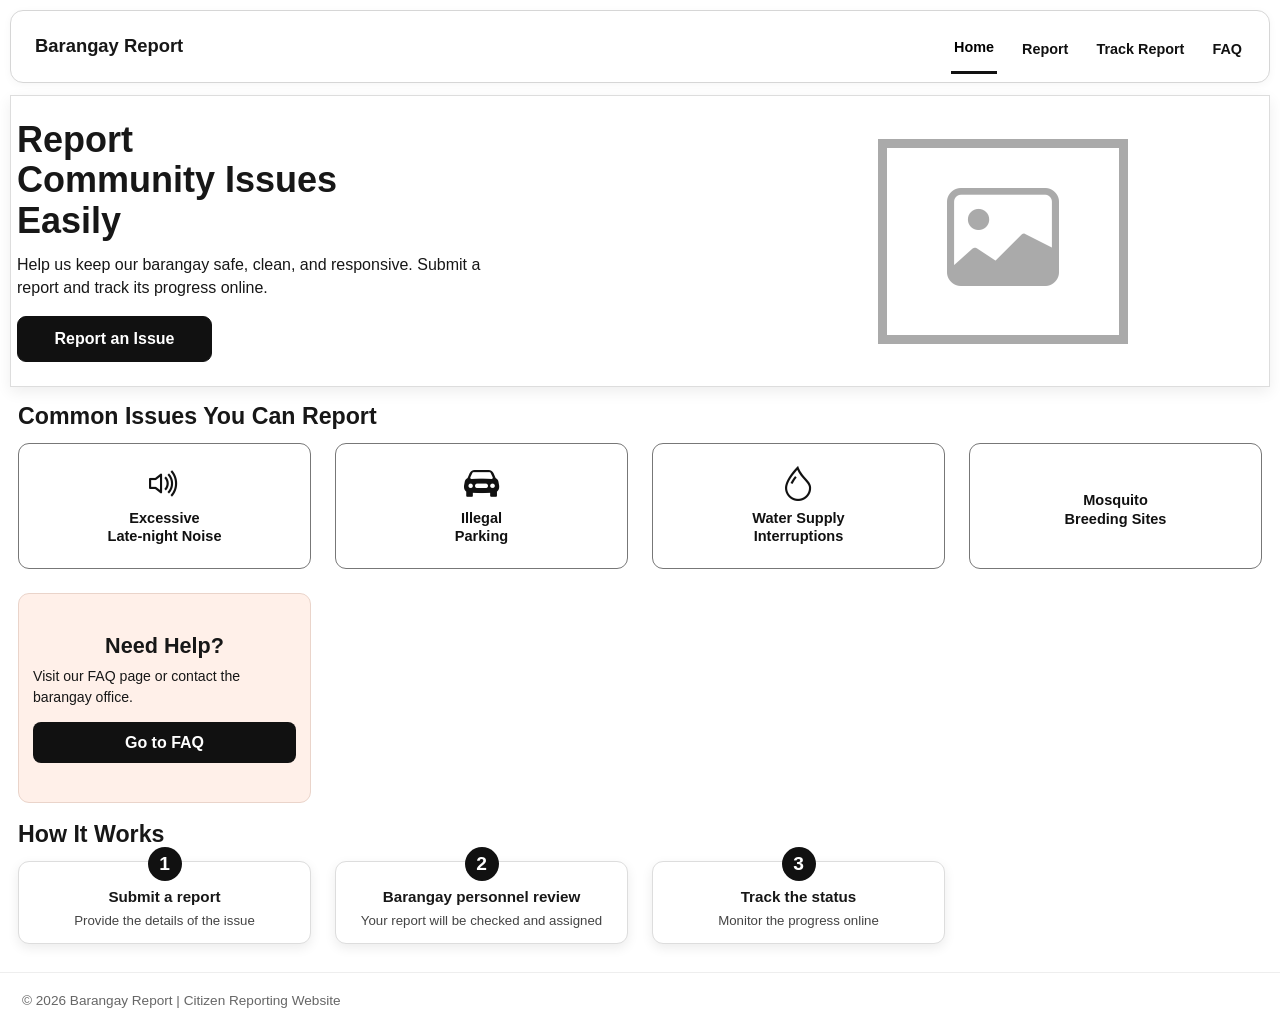
<file: Citizen Reporting Website/index.html>
<!DOCTYPE html>
<html lang="en">
<head>
    <meta charset="UTF-8">
    <meta name="viewport" content="width=device-width, initial-scale=1.0">
    <title>Barangay Report | Home</title>

    <link href="https://cdn.jsdelivr.net/npm/bootstrap@5.3.3/dist/css/bootstrap.min.css" rel="stylesheet">
    <link href="https://cdn.jsdelivr.net/npm/bootstrap-icons@1.11.3/font/bootstrap-icons.min.css" rel="stylesheet">

    <style>
        :root {
            --ink: #171717;
            --muted: #555;
            --border: #d5d5d5;
            --soft: #f7f7f7;
            --peach: #fff0e9;
        }

        * { box-sizing: border-box; }

        body {
            margin: 0;
            font-family: Arial, Helvetica, sans-serif;
            color: var(--ink);
            background: #fff;
            line-height: 1.45;
        }

        .site-header {
            background: #fff;
            border: 1px solid #d6d6d6;
            border-radius: 13px;
            margin: 10px 10px 0;
            min-height: 58px;
            box-shadow: 0 2px 8px rgba(0,0,0,.04);
        }

        .navbar-brand {
            font-weight: 700;
            font-size: 1.15rem;
            color: var(--ink);
        }

        .navbar-brand:hover { color: var(--ink); }

        .navbar-nav { gap: 22px; }

        .nav-link {
            color: #111;
            font-weight: 600;
            font-size: .9rem;
            padding: 18px 3px 13px !important;
        }

        .nav-link.active {
            border-bottom: 3px solid #111;
        }

        .home-hero {
            margin: 12px 10px 0;
            padding: 24px 10px;
            border: 1px solid #ddd;
            box-shadow: 0 5px 14px rgba(0,0,0,.07);
        }

        .hero-copy { padding: 0 0 0 0; }

        .hero-title {
            font-size: clamp(1.65rem, 3vw, 2.25rem);
            font-weight: 800;
            line-height: 1.12;
            margin: 0 0 12px;
            max-width: 520px;
        }

        .hero-description {
            max-width: 490px;
            font-size: 1rem;
            margin-bottom: 17px;
        }

        .btn-report {
            background: #111;
            color: #fff;
            border: 1px solid #111;
            border-radius: 9px;
            padding: 10px 27px;
            font-weight: 700;
            min-width: 195px;
        }

        .btn-report:hover {
            background: #333;
            color: #fff;
        }

        .hero-image {
            min-height: 205px;
            max-width: 250px;
            margin: auto;
            border: 9px solid #aaa;
            background: #fff;
            display: flex;
            align-items: center;
            justify-content: center;
            color: #aaa;
            font-size: 7rem;
        }

        .section-title {
            font-size: 1.45rem;
            font-weight: 800;
            margin: 0 0 12px;
        }

        .common-section { margin: 16px 10px 0; }

        .issue-card {
            border: 1px solid #777;
            border-radius: 11px;
            min-height: 126px;
            padding: 12px 8px;
            display: flex;
            flex-direction: column;
            align-items: center;
            justify-content: center;
            text-align: center;
            color: #111;
            text-decoration: none;
            background: #fff;
            gap: 7px;
            font-weight: 700;
            transition: transform .15s ease, box-shadow .15s ease;
        }

        .issue-card:hover {
            color: #111;
            transform: translateY(-2px);
            box-shadow: 0 4px 10px rgba(0,0,0,.1);
        }

        .issue-card i { font-size: 2.2rem; line-height: 1; }
        .issue-label { font-size: .91rem; line-height: 1.25; }

        .help-card {
            height: 100%;
            min-height: 210px;
            padding: 20px 14px;
            background: var(--peach);
            border: 1px solid #ead4ca;
            border-radius: 11px;
            display: flex;
            flex-direction: column;
            justify-content: center;
        }

        .help-card h3 {
            font-size: 1.35rem;
            font-weight: 800;
            text-align: center;
            margin-bottom: 8px;
        }

        .help-card p { font-size: .88rem; margin-bottom: 15px; }

        .btn-dark-custom {
            background: #111;
            color: #fff;
            border-radius: 8px;
            font-weight: 700;
            padding: 9px 12px;
            text-decoration: none;
            text-align: center;
            display: block;
        }

        .btn-dark-custom:hover { background: #333; color: #fff; }

        .how-section { margin: 18px 10px 28px; }

        .step-card {
            border: 1px solid #ddd;
            border-radius: 11px;
            box-shadow: 0 4px 12px rgba(0,0,0,.08);
            text-align: center;
            padding: 16px 10px 13px;
            height: 100%;
            position: relative;
            background: #fff;
        }

        .step-number {
            width: 34px;
            height: 34px;
            border-radius: 50%;
            color: #fff;
            background: #111;
            display: flex;
            align-items: center;
            justify-content: center;
            font-size: 1.2rem;
            font-weight: 800;
            margin: -31px auto 7px;
            position: relative;
        }

        .step-card h3 {
            font-size: .95rem;
            font-weight: 800;
            margin-bottom: 5px;
        }

        .step-card p { font-size: .83rem; margin: 0; color: #444; }

        footer {
            padding: 18px 10px;
            border-top: 1px solid #eee;
            color: #666;
            font-size: .85rem;
        }

        @media (max-width: 767.98px) {
            .site-header { margin: 8px 8px 0; }
            .navbar { padding: 9px 12px; }
            .navbar-brand { font-size: 1.1rem; }
            .navbar-toggler { border: 0; padding: 2px; }
            .navbar-toggler:focus { box-shadow: none; }
            .home-hero { margin: 0; padding: 18px 14px 20px; border: 0; box-shadow: none; }
            .hero-title { font-size: 1.65rem; line-height: 1.12; margin-bottom: 9px; }
            .hero-description { font-size: .9rem; line-height: 1.35; margin-bottom: 14px; }
            .btn-report { width: 100%; padding: 9px 12px; }
            .hero-image { display: none; }
            .section-title { font-size: 1.15rem; margin-bottom: 8px; }
            .common-section { margin: 8px 8px 0; }
            .issue-card {
                min-height: 37px;
                height: auto;
                border-radius: 7px;
                padding: 6px 8px;
                flex-direction: row;
                justify-content: flex-start;
                gap: 12px;
                text-align: left;
                margin-bottom: 5px;
            }
            .issue-card i { font-size: 1.35rem; width: 32px; text-align: center; }
            .issue-label { font-size: .82rem; }
            .help-card {
                min-height: 0;
                margin-top: 8px;
                padding: 10px 12px;
                flex-direction: row;
                align-items: center;
                justify-content: space-between;
                gap: 8px;
            }
            .help-card h3 { font-size: .95rem; margin: 0; text-align: left; white-space: nowrap; }
            .help-card p { font-size: .75rem; margin: 0; flex: 1; }
            .help-card .btn-dark-custom { font-size: .75rem; white-space: nowrap; padding: 7px 10px; }
            .how-section { margin: 10px 8px 18px; }
            .how-section .section-title { margin-bottom: 5px; }
            .step-card {
                border: 0;
                box-shadow: none;
                text-align: left;
                padding: 3px 0;
                display: flex;
                align-items: center;
                gap: 7px;
                height: auto;
            }
            .step-number {
                flex: 0 0 20px;
                width: 20px;
                height: 20px;
                font-size: .8rem;
                margin: 0;
            }
            .step-card h3 { font-size: .78rem; margin: 0; }
            .step-card p { display: none; }
            footer { padding: 14px 8px; }
        }
    </style>
</head>

<body>
    <!-- Navigation -->
    <nav class="navbar navbar-expand-lg site-header sticky-top">
        <div class="container-fluid px-3 px-md-4">
            <a class="navbar-brand" href="index.html">Barangay Report</a>

            <button class="navbar-toggler" type="button" data-bs-toggle="collapse"
                    data-bs-target="#navbarMenu" aria-controls="navbarMenu"
                    aria-expanded="false" aria-label="Toggle navigation">
                <i class="bi bi-list fs-2"></i>
            </button>

            <div class="collapse navbar-collapse" id="navbarMenu">
                <ul class="navbar-nav ms-auto align-items-lg-center">
                    <li class="nav-item"><a class="nav-link active" href="index.html">Home</a></li>
                    <li class="nav-item"><a class="nav-link" href="report.html">Report</a></li>
                    <li class="nav-item"><a class="nav-link" href="track.html">Track Report</a></li>
                    <li class="nav-item"><a class="nav-link" href="faq.html">FAQ</a></li>
                </ul>
            </div>
        </div>
    </nav>

    <!-- Hero -->
    <section class="home-hero">
        <div class="container-fluid px-0 px-md-2">
            <div class="row align-items-center g-4">
                <div class="col-md-7 hero-copy">
                    <h1 class="hero-title">Report<br class="d-none d-md-block">Community Issues<br class="d-none d-md-block">Easily</h1>
                    <p class="hero-description">
                        Help us keep our barangay safe, clean, and responsive.
                        Submit a report and track its progress online.
                    </p>
                    <a href="report.html" class="btn btn-report">Report an Issue</a>
                </div>
                <div class="col-md-5">
                    <div class="hero-image" role="img" aria-label="Image placeholder">
                        <i class="bi bi-image"></i>
                    </div>
                </div>
            </div>
        </div>
    </section>

    <!-- Common Issues -->
    <section class="common-section">
        <div class="container-fluid px-0 px-md-2">
            <h2 class="section-title">Common Issues You Can Report</h2>

            <div class="row g-2 g-md-4 align-items-stretch">
                <div class="col-12 col-md-3">
                    <a class="issue-card" href="report.html">
                        <i class="bi bi-volume-up"></i>
                        <span class="issue-label">Excessive<br class="d-none d-md-block"> Late-night Noise</span>
                    </a>
                </div>
                <div class="col-12 col-md-3">
                    <a class="issue-card" href="report.html">
                        <i class="bi bi-car-front-fill"></i>
                        <span class="issue-label">Illegal<br class="d-none d-md-block"> Parking</span>
                    </a>
                </div>
                <div class="col-12 col-md-3">
                    <a class="issue-card" href="report.html">
                        <i class="bi bi-droplet"></i>
                        <span class="issue-label">Water Supply<br class="d-none d-md-block"> Interruptions</span>
                    </a>
                </div>
                <div class="col-12 col-md-3">
                    <a class="issue-card" href="report.html">
                        <i class="bi bi-mosquito"></i>
                        <span class="issue-label">Mosquito<br class="d-none d-md-block"> Breeding Sites</span>
                    </a>
                </div>

                <div class="col-12 col-md-3">
                    <aside class="help-card">
                        <h3>Need Help?</h3>
                        <p>Visit our FAQ page or contact the barangay office.</p>
                        <a href="faq.html" class="btn-dark-custom">Go to FAQ</a>
                    </aside>
                </div>
            </div>
        </div>
    </section>

    <!-- How it Works -->
    <section class="how-section">
        <div class="container-fluid px-0 px-md-2">
            <h2 class="section-title">How It Works</h2>
            <div class="row g-3 g-md-4">
                <div class="col-12 col-md-3">
                    <div class="step-card">
                        <span class="step-number">1</span>
                        <div>
                            <h3>Submit a report</h3>
                            <p>Provide the details of the issue</p>
                        </div>
                    </div>
                </div>
                <div class="col-12 col-md-3">
                    <div class="step-card">
                        <span class="step-number">2</span>
                        <div>
                            <h3>Barangay personnel review</h3>
                            <p>Your report will be checked and assigned</p>
                        </div>
                    </div>
                </div>
                <div class="col-12 col-md-3">
                    <div class="step-card">
                        <span class="step-number">3</span>
                        <div>
                            <h3>Track the status</h3>
                            <p>Monitor the progress online</p>
                        </div>
                    </div>
                </div>
            </div>
        </div>
    </section>

    <footer>
        <div class="container-fluid">
            <p class="mb-0">© 2026 Barangay Report | Citizen Reporting Website</p>
        </div>
    </footer>

    <script src="https://cdn.jsdelivr.net/npm/bootstrap@5.3.3/dist/js/bootstrap.bundle.min.js"></script>
</body>
</html>
</file>
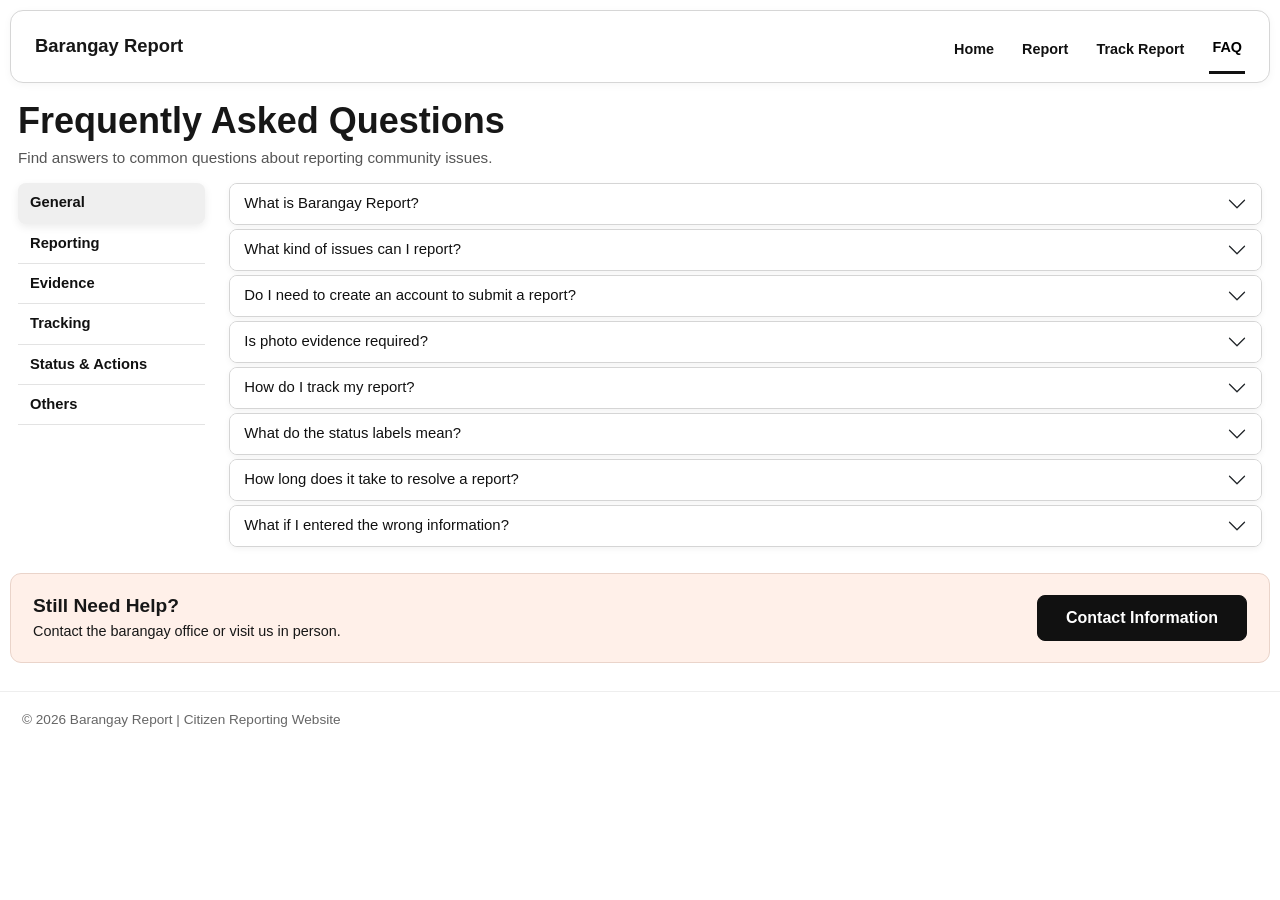
<file: faq.html>
<!DOCTYPE html>
<html lang="en">
<head>
    <meta charset="UTF-8">
    <meta name="viewport" content="width=device-width, initial-scale=1.0">
    <title>Barangay Report | FAQ</title>

    <link href="https://cdn.jsdelivr.net/npm/bootstrap@5.3.3/dist/css/bootstrap.min.css" rel="stylesheet">
    <link href="https://cdn.jsdelivr.net/npm/bootstrap-icons@1.11.3/font/bootstrap-icons.min.css" rel="stylesheet">

    <style>
        :root {
            --ink: #171717;
            --muted: #555;
            --border: #d5d5d5;
            --soft: #f7f7f7;
            --peach: #fff0e9;
        }

        * { box-sizing: border-box; }

        body {
            margin: 0;
            font-family: Arial, Helvetica, sans-serif;
            color: var(--ink);
            background: #fff;
            line-height: 1.45;
        }

        /* Navigation (same as home page) */
        .site-header {
            background: #fff;
            border: 1px solid #d6d6d6;
            border-radius: 13px;
            margin: 10px 10px 0;
            min-height: 58px;
            box-shadow: 0 2px 8px rgba(0,0,0,.04);
        }
        .navbar-brand { font-weight: 700; font-size: 1.15rem; color: var(--ink); }
        .navbar-brand:hover { color: var(--ink); }
        .navbar-nav { gap: 22px; }
        .nav-link {
            color: #111;
            font-weight: 600;
            font-size: .9rem;
            padding: 18px 3px 13px !important;
        }
        .nav-link.active { border-bottom: 3px solid #111; }

        /* Heading */
        .page-heading { margin: 18px 10px 0; }
        .page-title { font-size: clamp(1.65rem, 3vw, 2.25rem); font-weight: 800; line-height: 1.12; margin: 0 0 6px; }
        .page-subtitle { font-size: .95rem; margin: 0 0 14px; color: var(--muted); }

        .faq-wrap { margin: 0 10px 18px; }

        /* Category list */
        .category-list {
            list-style: none;
            margin: 0;
            padding: 0;
        }
        .category-btn {
            display: block;
            width: 100%;
            text-align: left;
            background: transparent;
            border: 0;
            border-bottom: 1px solid #e3e3e3;
            border-radius: 8px 8px 0 0;
            padding: 9px 12px;
            font-weight: 700;
            font-size: .92rem;
            color: #111;
        }
        .category-btn:hover { background: var(--soft); }
        .category-btn.active {
            background: #efefef;
            border-bottom-color: transparent;
            border-radius: 8px;
            box-shadow: 0 3px 8px rgba(0,0,0,.08);
        }
        .category-btn:focus-visible { outline: 2px solid #111; outline-offset: 2px; }

        /* Accordion */
        .faq-accordion .accordion-item {
            border: 1px solid var(--border);
            border-radius: 8px;
            margin-bottom: 4px;
            overflow: hidden;
            box-shadow: 0 2px 6px rgba(0,0,0,.05);
        }
        .faq-accordion .accordion-button {
            font-size: .93rem;
            font-weight: 400;
            color: #111;
            background: #fff;
            padding: 10px 14px;
            box-shadow: none;
        }
        .faq-accordion .accordion-button:not(.collapsed) {
            background: var(--soft);
            font-weight: 700;
            color: #111;
        }
        .faq-accordion .accordion-button:focus {
            box-shadow: 0 0 0 .2rem rgba(17,17,17,.12);
            border-color: #111;
        }
        .faq-accordion .accordion-body { font-size: .9rem; color: #333; }
        .faq-accordion .accordion-body p:last-child { margin-bottom: 0; }

        .no-results { font-size: .9rem; color: var(--muted); }

        /* Help card */
        .help-card {
            margin: 22px 10px 28px;
            padding: 20px 22px;
            background: var(--peach);
            border: 1px solid #ead4ca;
            border-radius: 11px;
            display: flex;
            align-items: center;
            justify-content: space-between;
            gap: 14px;
        }
        .help-card h2 { font-size: 1.2rem; font-weight: 800; margin: 0 0 4px; }
        .help-card p { font-size: .9rem; margin: 0; }

        .btn-dark-custom {
            background: #111;
            color: #fff;
            border: 1px solid #111;
            border-radius: 8px;
            font-weight: 700;
            padding: 10px 28px;
            white-space: nowrap;
        }
        .btn-dark-custom:hover, .btn-dark-custom:focus { background: #333; color: #fff; }

        .modal-content { border-radius: 13px; border: 1px solid #ddd; }
        .modal-title { font-weight: 800; font-size: 1.25rem; }
        .contact-list { list-style: none; padding: 0; margin: 0; }
        .contact-list li { display: flex; gap: 12px; margin-bottom: 12px; font-size: .92rem; }
        .contact-list i { font-size: 1.2rem; }

        footer {
            padding: 18px 10px;
            border-top: 1px solid #eee;
            color: #666;
            font-size: .85rem;
        }

        @media (max-width: 767.98px) {
            .site-header { margin: 8px 8px 0; }
            .navbar { padding: 9px 12px; }
            .navbar-brand { font-size: 1.1rem; }
            .navbar-toggler { border: 0; padding: 2px; }
            .navbar-toggler:focus { box-shadow: none; }
            .page-heading { margin: 14px 8px 0; }
            .page-title { font-size: 1.45rem; }
            .page-subtitle { font-size: .88rem; margin-bottom: 10px; }
            .faq-wrap { margin: 0 8px 14px; }

            /* Categories become a scrollable row of pills */
            .category-list {
                display: flex;
                gap: 6px;
                overflow-x: auto;
                padding-bottom: 6px;
            }
            .category-btn {
                width: auto;
                white-space: nowrap;
                border: 1px solid var(--border);
                border-radius: 20px;
                padding: 6px 14px;
                font-size: .82rem;
            }
            .category-btn.active { background: #111; color: #fff; border-color: #111; box-shadow: none; border-radius: 20px; }

            .faq-accordion .accordion-button { font-size: .85rem; padding: 9px 12px; }

            .help-card {
                margin: 16px 8px 20px;
                padding: 14px;
                flex-direction: column;
                align-items: stretch;
                gap: 10px;
            }
            .help-card h2 { font-size: 1.05rem; }
            .help-card .btn-dark-custom { width: 100%; }
            footer { padding: 14px 8px; }
        }
    </style>
</head>

<body>
    <!-- Navigation -->
    <nav class="navbar navbar-expand-lg site-header sticky-top">
        <div class="container-fluid px-3 px-md-4">
            <a class="navbar-brand" href="index.html">Barangay Report</a>

            <button class="navbar-toggler" type="button" data-bs-toggle="collapse"
                    data-bs-target="#navbarMenu" aria-controls="navbarMenu"
                    aria-expanded="false" aria-label="Toggle navigation">
                <i class="bi bi-list fs-2"></i>
            </button>

            <div class="collapse navbar-collapse" id="navbarMenu">
                <ul class="navbar-nav ms-auto align-items-lg-center">
                    <li class="nav-item"><a class="nav-link" href="index.html">Home</a></li>
                    <li class="nav-item"><a class="nav-link" href="report.html">Report</a></li>
                    <li class="nav-item"><a class="nav-link" href="track.html">Track Report</a></li>
                    <li class="nav-item"><a class="nav-link active" href="faq.html" aria-current="page">FAQ</a></li>
                </ul>
            </div>
        </div>
    </nav>

    <!-- Heading -->
    <section class="page-heading">
        <div class="container-fluid px-0 px-md-2">
            <h1 class="page-title">Frequently Asked Questions</h1>
            <p class="page-subtitle">Find answers to common questions about reporting community issues.</p>
        </div>
    </section>

    <!-- FAQ -->
    <main class="faq-wrap">
        <div class="container-fluid px-0 px-md-2">
            <div class="row g-3 g-md-4">
                <div class="col-12 col-md-3 col-lg-2">
                    <ul class="category-list" id="category-list" aria-label="FAQ categories"></ul>
                </div>
                <div class="col-12 col-md-9 col-lg-10">
                    <div class="accordion faq-accordion" id="faq-accordion"></div>
                </div>
            </div>
        </div>
    </main>

    <!-- Still need help -->
    <aside class="help-card" aria-labelledby="help-title">
        <div>
            <h2 id="help-title">Still Need Help?</h2>
            <p>Contact the barangay office or visit us in person.</p>
        </div>
        <button type="button" class="btn btn-dark-custom" data-bs-toggle="modal" data-bs-target="#contact-modal">
            Contact Information
        </button>
    </aside>

    <!-- Contact modal (replace the placeholder details with your barangay's) -->
    <div class="modal fade" id="contact-modal" tabindex="-1" aria-labelledby="contact-title" aria-hidden="true">
        <div class="modal-dialog modal-dialog-centered">
            <div class="modal-content">
                <div class="modal-header">
                    <h2 class="modal-title" id="contact-title">Barangay Office</h2>
                    <button type="button" class="btn-close" data-bs-dismiss="modal" aria-label="Close"></button>
                </div>
                <div class="modal-body">
                    <ul class="contact-list">
                        <li><i class="bi bi-geo-alt"></i><span>Barangay Hall, Riverside Street, Purok 1</span></li>
                        <li><i class="bi bi-telephone"></i><span>(02) 8123 4567</span></li>
                        <li><i class="bi bi-envelope"></i><span>barangay.office@example.com</span></li>
                        <li><i class="bi bi-clock"></i><span>Monday to Friday, 8:00 AM – 5:00 PM</span></li>
                    </ul>
                    <p class="small text-secondary mb-0">These are sample details for this demonstration website.</p>
                </div>
                <div class="modal-footer">
                    <button type="button" class="btn btn-dark-custom" data-bs-dismiss="modal">Close</button>
                </div>
            </div>
        </div>
    </div>

    <footer>
        <div class="container-fluid">
            <p class="mb-0">© 2026 Barangay Report | Citizen Reporting Website</p>
        </div>
    </footer>

    <script src="https://cdn.jsdelivr.net/npm/bootstrap@5.3.3/dist/js/bootstrap.bundle.min.js"></script>
    <script>
        (function () {
            const FAQ = {
                'General': [
                    ['What is Barangay Report?', 'Barangay Report is a website where residents can report community issues such as noise, illegal parking, water supply interruptions, and mosquito breeding sites, and follow the progress of their report online.'],
                    ['What kind of issues can I report?', 'You can report excessive late-night noise, illegal parking, water supply interruptions, and mosquito breeding sites. If your concern is not listed, choose "Other" and describe it in the form.'],
                    ['Do I need to create an account to submit a report?', 'No. You do not need an account. You only need to provide your full name and email address when you submit a report.'],
                    ['Is photo evidence required?', 'No. A photo is optional, but it helps barangay personnel understand and verify the issue faster.'],
                    ['How do I track my report?', 'Go to the Track Report page and enter the reference number you received after submitting, for example BR-2026-00123.'],
                    ['What do the status labels mean?', 'Submitted means your report was received. Under Review means personnel are checking it. In Progress means action is being taken. Resolved means the issue has been addressed.'],
                    ['How long does it take to resolve a report?', 'It depends on the type and severity of the issue. Urgent concerns are prioritized, and you can follow the status on the Track Report page.'],
                    ['What if I entered the wrong information?', 'Contact the barangay office with your reference number so personnel can help correct your report. You can also submit a new report with the right details.']
                ],
                'Reporting': [
                    ['How do I submit a report?', 'Open the Report page, fill in the issue information, location, and your details, then select Review Report. Check your entries and select Submit Report.'],
                    ['What do the severity levels mean?', 'Low is a minor or occasional concern. Medium is a recurring problem that affects neighbors. High is urgent or affects the safety or health of many people.'],
                    ['What should I write in the description?', 'Explain what is happening, how often it occurs, and who or what is affected. Use between 20 and 500 characters.'],
                    ['Which location details should I give?', 'Enter the address, purok, or street where the issue is happening. Adding a nearby landmark such as a school, store, or park is optional but helpful.']
                ],
                'Evidence': [
                    ['What photo formats can I upload?', 'You can upload JPG, JPEG, or PNG images. Each file must be 5 MB or smaller.'],
                    ['What makes a good photo?', 'Take a clear photo that shows the problem and its surroundings, such as the vehicle blocking a driveway or standing water. Avoid including faces or personal information when possible.'],
                    ['Can I submit a report without a photo?', 'Yes. Photo evidence is optional. A detailed description and accurate location are still needed.']
                ],
                'Tracking': [
                    ['Where do I find my reference number?', 'The reference number is shown right after you submit your report. Keep a copy of it, since you need it to track your report.'],
                    ['I cannot find my report. What should I do?', 'Check that the reference number is typed exactly as shown, including dashes. If it still does not work, contact the barangay office.'],
                    ['Will I be notified of updates?', 'Barangay personnel may contact you using the email address or contact number you provided. You can also check the Track Report page at any time.']
                ],
                'Status & Actions': [
                    ['What happens after I submit a report?', 'Barangay personnel check your report and assign it to the right person or office. The status changes as your report moves forward.'],
                    ['What actions can the barangay take?', 'Depending on the issue, personnel may inspect the area, talk to the people involved, issue a reminder or warning, or coordinate with the right office or utility provider.'],
                    ['What if my report is not resolved?', 'Contact the barangay office with your reference number to follow up on your report.']
                ],
                'Others': [
                    ['Is my personal information safe?', 'Your details are used only to review your report. Avoid putting sensitive information, such as passwords or ID numbers, in the description.'],
                    ['Can I report emergencies here?', 'No. For fires, crimes in progress, or medical emergencies, call the national emergency hotline 911 or your local emergency responders right away.'],
                    ['Is this website an official service?', 'This is a demonstration website for a web development project. Reports are stored only in your browser and are not sent to a barangay office.']
                ]
            };

            const list = document.getElementById('category-list');
            const accordion = document.getElementById('faq-accordion');
            const names = Object.keys(FAQ);
            let uid = 0;

            function showCategory(name) {
                list.querySelectorAll('.category-btn').forEach(function (b) {
                    const on = b.dataset.category === name;
                    b.classList.toggle('active', on);
                    b.setAttribute('aria-pressed', String(on));
                });

                accordion.textContent = '';
                FAQ[name].forEach(function (qa) {
                    uid += 1;
                    const item = document.createElement('div');
                    item.className = 'accordion-item';

                    const h = document.createElement('h2');
                    h.className = 'accordion-header';

                    const btn = document.createElement('button');
                    btn.className = 'accordion-button collapsed';
                    btn.type = 'button';
                    btn.setAttribute('data-bs-toggle', 'collapse');
                    btn.setAttribute('data-bs-target', '#faq-' + uid);
                    btn.setAttribute('aria-expanded', 'false');
                    btn.setAttribute('aria-controls', 'faq-' + uid);
                    btn.textContent = qa[0];
                    h.appendChild(btn);

                    const panel = document.createElement('div');
                    panel.className = 'accordion-collapse collapse';
                    panel.id = 'faq-' + uid;
                    panel.setAttribute('data-bs-parent', '#faq-accordion');

                    const body = document.createElement('div');
                    body.className = 'accordion-body';
                    const p = document.createElement('p');
                    p.textContent = qa[1];
                    body.appendChild(p);
                    panel.appendChild(body);

                    item.append(h, panel);
                    accordion.appendChild(item);
                });
            }

            names.forEach(function (name, i) {
                const li = document.createElement('li');
                const b = document.createElement('button');
                b.type = 'button';
                b.className = 'category-btn';
                b.dataset.category = name;
                b.textContent = name;
                b.addEventListener('click', function () { showCategory(name); });
                li.appendChild(b);
                list.appendChild(li);
            });

            showCategory(names[0]);
        })();
    </script>
</body>
</html>
</file>
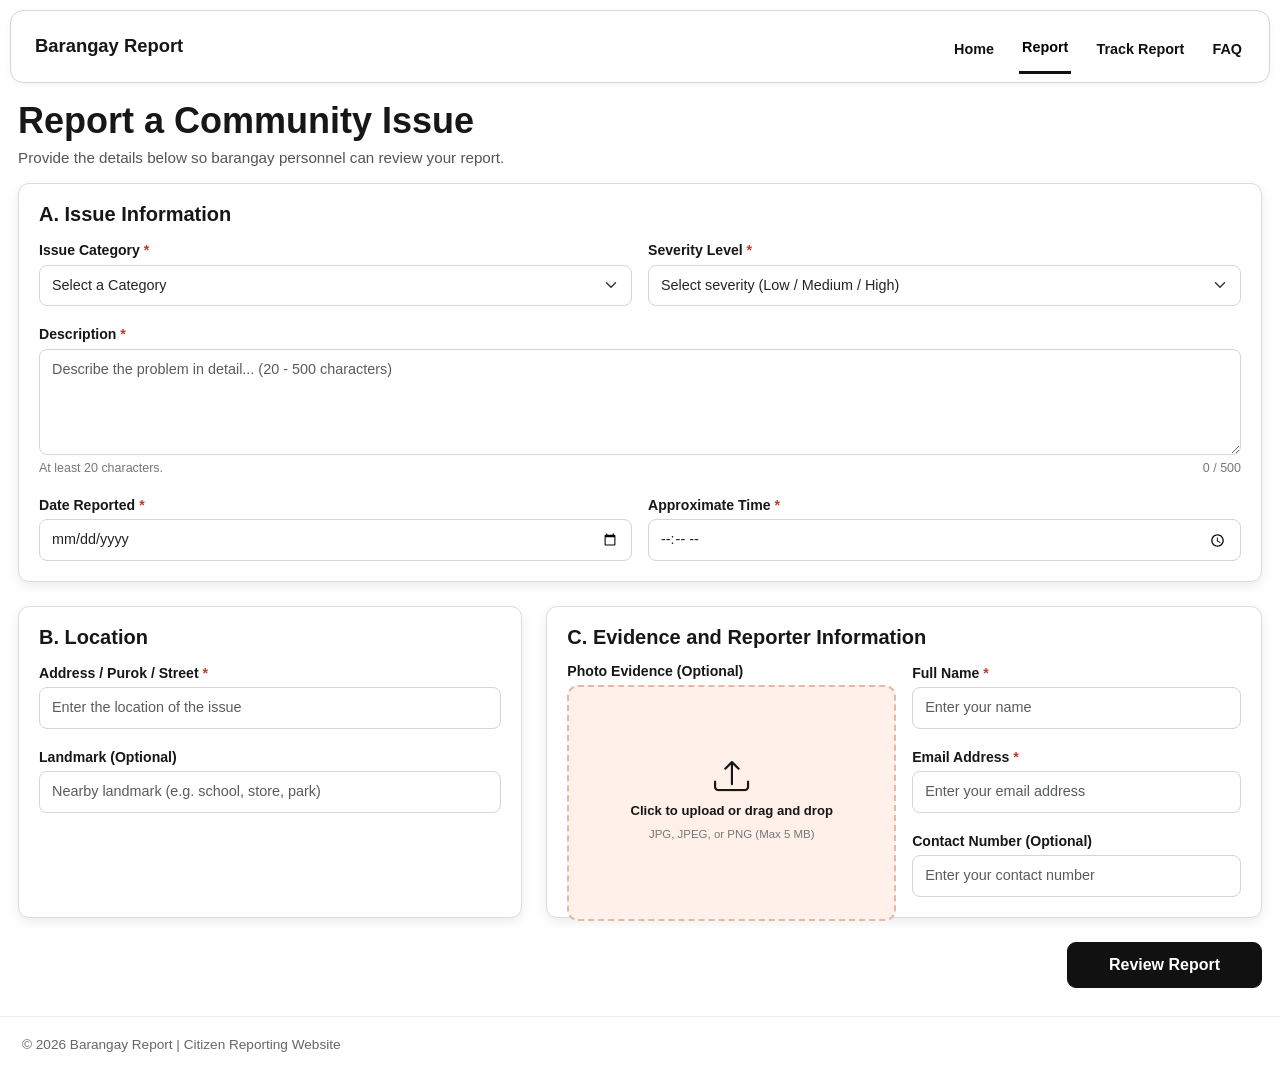
<file: Citizen Reporting Website/report.html>
<!DOCTYPE html>
<html lang="en">
<head>
    <meta charset="UTF-8">
    <meta name="viewport" content="width=device-width, initial-scale=1.0">
    <title>Barangay Report | Report an Issue</title>

    <link href="https://cdn.jsdelivr.net/npm/bootstrap@5.3.3/dist/css/bootstrap.min.css" rel="stylesheet">
    <link href="https://cdn.jsdelivr.net/npm/bootstrap-icons@1.11.3/font/bootstrap-icons.min.css" rel="stylesheet">

    <style>
        :root {
            --ink: #171717;
            --muted: #555;
            --border: #d5d5d5;
            --soft: #f7f7f7;
            --peach: #fff0e9;
        }

        * { box-sizing: border-box; }

        body {
            margin: 0;
            font-family: Arial, Helvetica, sans-serif;
            color: var(--ink);
            background: #fff;
            line-height: 1.45;
        }

        /* Navigation (same as home page) */
        .site-header {
            background: #fff;
            border: 1px solid #d6d6d6;
            border-radius: 13px;
            margin: 10px 10px 0;
            min-height: 58px;
            box-shadow: 0 2px 8px rgba(0,0,0,.04);
        }
        .navbar-brand { font-weight: 700; font-size: 1.15rem; color: var(--ink); }
        .navbar-brand:hover { color: var(--ink); }
        .navbar-nav { gap: 22px; }
        .nav-link {
            color: #111;
            font-weight: 600;
            font-size: .9rem;
            padding: 18px 3px 13px !important;
        }
        .nav-link.active { border-bottom: 3px solid #111; }

        /* Page heading */
        .page-heading { margin: 18px 10px 0; }
        .page-title { font-size: clamp(1.65rem, 3vw, 2.25rem); font-weight: 800; line-height: 1.12; margin: 0 0 6px; }
        .page-subtitle { font-size: .95rem; margin: 0 0 14px; color: var(--muted); }

        /* Form cards */
        .form-wrap { margin: 0 10px 28px; }

        .form-card {
            height: 100%;
            background: #fff;
            border: 1px solid #ddd;
            border-radius: 11px;
            box-shadow: 0 4px 12px rgba(0,0,0,.08);
            padding: 18px 20px 20px;
        }
        .form-card h2 { font-size: 1.25rem; font-weight: 800; margin: 0 0 12px; }

        .form-label { font-weight: 700; font-size: .88rem; margin-bottom: 4px; }
        .form-control, .form-select {
            border: 1px solid var(--border);
            border-radius: 8px;
            font-size: .9rem;
            padding: 9px 12px;
        }
        .form-control:focus, .form-select:focus {
            border-color: #111;
            box-shadow: 0 0 0 .2rem rgba(17,17,17,.12);
        }
        .form-text { font-size: .78rem; color: #777; }
        .req { color: #c0392b; }

        /* Photo upload */
        .dropzone {
            display: flex;
            flex-direction: column;
            align-items: center;
            justify-content: center;
            text-align: center;
            gap: 6px;
            min-height: 175px;
            height: 100%;
            padding: 14px 10px;
            border: 2px dashed #e2b9ab;
            border-radius: 11px;
            background: var(--peach);
            cursor: pointer;
            font-size: .82rem;
            font-weight: 700;
            transition: background .15s ease, border-color .15s ease;
        }
        .dropzone:hover, .dropzone:focus-visible, .dropzone.is-dragover {
            background: #ffe3d6;
            border-color: #111;
            outline: none;
        }
        .dropzone i { font-size: 2.2rem; line-height: 1; }
        .dropzone small { color: #777; font-weight: 400; }
        .dropzone.is-invalid { border-color: #dc3545; }
        .photo-preview {
            display: none;
            max-width: 100%;
            max-height: 110px;
            border-radius: 8px;
            object-fit: cover;
        }
        .photo-name { font-weight: 400; color: #444; word-break: break-all; }

        /* Buttons */
        .btn-report {
            background: #111;
            color: #fff;
            border: 1px solid #111;
            border-radius: 9px;
            padding: 10px 27px;
            font-weight: 700;
            min-width: 195px;
        }
        .btn-report:hover, .btn-report:focus { background: #333; color: #fff; }

        .btn-outline-dark-custom {
            background: #fff;
            color: #111;
            border: 1px solid #111;
            border-radius: 9px;
            padding: 10px 22px;
            font-weight: 700;
        }
        .btn-outline-dark-custom:hover { background: #f1f1f1; color: #111; }

        /* Review modal */
        .modal-content { border-radius: 13px; border: 1px solid #ddd; }
        .modal-title { font-weight: 800; font-size: 1.25rem; }
        .review-list { margin: 0; }
        .review-list dt { font-size: .82rem; font-weight: 700; color: var(--muted); }
        .review-list dd { margin: 0 0 10px; font-size: .92rem; word-break: break-word; white-space: pre-line; }

        /* Success card */
        .success-card {
            background: var(--peach);
            border: 1px solid #ead4ca;
            border-radius: 11px;
            padding: 18px 20px;
        }
        .success-card h2 { font-size: 1.25rem; font-weight: 800; margin-bottom: 6px; }
        .ref-number { font-size: 1.5rem; font-weight: 800; letter-spacing: .5px; }

        footer {
            padding: 18px 10px;
            border-top: 1px solid #eee;
            color: #666;
            font-size: .85rem;
        }

        @media (max-width: 767.98px) {
            .site-header { margin: 8px 8px 0; }
            .navbar { padding: 9px 12px; }
            .navbar-brand { font-size: 1.1rem; }
            .navbar-toggler { border: 0; padding: 2px; }
            .navbar-toggler:focus { box-shadow: none; }
            .page-heading { margin: 14px 8px 0; }
            .page-title { font-size: 1.45rem; }
            .page-subtitle { font-size: .88rem; margin-bottom: 10px; }
            .form-wrap { margin: 0 8px 20px; }
            .form-card { padding: 12px 12px 14px; }
            .form-card h2 { font-size: 1.05rem; margin-bottom: 8px; }
            .btn-report { width: 100%; padding: 9px 12px; }
            footer { padding: 14px 8px; }
        }
    </style>
</head>

<body>
    <!-- Navigation -->
    <nav class="navbar navbar-expand-lg site-header sticky-top">
        <div class="container-fluid px-3 px-md-4">
            <a class="navbar-brand" href="index.html">Barangay Report</a>

            <button class="navbar-toggler" type="button" data-bs-toggle="collapse"
                    data-bs-target="#navbarMenu" aria-controls="navbarMenu"
                    aria-expanded="false" aria-label="Toggle navigation">
                <i class="bi bi-list fs-2"></i>
            </button>

            <div class="collapse navbar-collapse" id="navbarMenu">
                <ul class="navbar-nav ms-auto align-items-lg-center">
                    <li class="nav-item"><a class="nav-link" href="index.html">Home</a></li>
                    <li class="nav-item"><a class="nav-link active" href="report.html" aria-current="page">Report</a></li>
                    <li class="nav-item"><a class="nav-link" href="track.html">Track Report</a></li>
                    <li class="nav-item"><a class="nav-link" href="faq.html">FAQ</a></li>
                </ul>
            </div>
        </div>
    </nav>

    <!-- Heading -->
    <section class="page-heading">
        <div class="container-fluid px-0 px-md-2">
            <h1 class="page-title">Report a Community Issue</h1>
            <p class="page-subtitle">Provide the details below so barangay personnel can review your report.</p>
        </div>
    </section>

    <!-- Success message (shown after submitting) -->
    <section class="form-wrap" id="success-section" hidden>
        <div class="container-fluid px-0 px-md-2">
            <div class="success-card" role="status" aria-live="polite">
                <h2><i class="bi bi-check-circle-fill me-2"></i>Report submitted</h2>
                <p class="mb-2">Save your reference number to check the status of your report.</p>
                <p class="ref-number mb-3" id="success-ref"></p>
                <a href="track.html" class="btn btn-report">Track Report</a>
                <a href="report.html" class="btn btn-outline-dark-custom ms-md-2 mt-2 mt-md-0">Submit another report</a>
            </div>
        </div>
    </section>

    <!-- Report Form -->
    <main class="form-wrap" id="form-section">
        <div class="container-fluid px-0 px-md-2">
            <form id="report-form" novalidate>
                <div class="row g-3 g-md-4">

                    <!-- A. Issue Information -->
                    <div class="col-12">
                        <div class="form-card">
                            <h2>A. Issue Information</h2>
                            <div class="row g-3">
                                <div class="col-12 col-md-6">
                                    <label class="form-label" for="category">Issue Category <span class="req">*</span></label>
                                    <select class="form-select" id="category" name="category" required>
                                        <option value="">Select a Category</option>
                                        <option>Excessive Late-night Noise</option>
                                        <option>Illegal Parking</option>
                                        <option>Water Supply Interruption</option>
                                        <option>Mosquito Breeding Site</option>
                                        <option>Other</option>
                                    </select>
                                    <div class="invalid-feedback">Please select an issue category.</div>
                                </div>

                                <div class="col-12 col-md-6">
                                    <label class="form-label" for="severity">Severity Level <span class="req">*</span></label>
                                    <select class="form-select" id="severity" name="severity" required>
                                        <option value="">Select severity (Low / Medium / High)</option>
                                        <option>Low</option>
                                        <option>Medium</option>
                                        <option>High</option>
                                    </select>
                                    <div class="invalid-feedback">Please select a severity level.</div>
                                </div>

                                <div class="col-12">
                                    <label class="form-label" for="description">Description <span class="req">*</span></label>
                                    <textarea class="form-control" id="description" name="description" rows="4"
                                              minlength="20" maxlength="500" required
                                              placeholder="Describe the problem in detail... (20 - 500 characters)"></textarea>
                                    <div class="d-flex justify-content-between gap-2 form-text">
                                        <span>At least 20 characters.</span>
                                        <span id="description-count" aria-live="polite">0 / 500</span>
                                    </div>
                                    <div class="invalid-feedback">Please describe the problem in at least 20 characters.</div>
                                </div>

                                <div class="col-12 col-md-6">
                                    <label class="form-label" for="date-reported">Date Reported <span class="req">*</span></label>
                                    <input class="form-control" type="date" id="date-reported" name="date-reported" required>
                                    <div class="invalid-feedback">Please select a valid date that is not in the future.</div>
                                </div>

                                <div class="col-12 col-md-6">
                                    <label class="form-label" for="incident-time">Approximate Time <span class="req">*</span></label>
                                    <input class="form-control" type="time" id="incident-time" name="incident-time" required>
                                    <div class="invalid-feedback">Please enter the approximate time.</div>
                                </div>
                            </div>
                        </div>
                    </div>

                    <!-- B. Location -->
                    <div class="col-12 col-md-5">
                        <div class="form-card">
                            <h2>B. Location</h2>
                            <div class="mb-3">
                                <label class="form-label" for="address">Address / Purok / Street <span class="req">*</span></label>
                                <input class="form-control" type="text" id="address" name="address" required
                                       placeholder="Enter the location of the issue">
                                <div class="invalid-feedback">Please enter the location of the issue.</div>
                            </div>
                            <div>
                                <label class="form-label" for="landmark">Landmark (Optional)</label>
                                <input class="form-control" type="text" id="landmark" name="landmark"
                                       placeholder="Nearby landmark (e.g. school, store, park)">
                            </div>
                        </div>
                    </div>

                    <!-- C. Evidence and Reporter Information -->
                    <div class="col-12 col-md-7">
                        <div class="form-card">
                            <h2>C. Evidence and Reporter Information</h2>
                            <div class="row g-3">
                                <div class="col-12 col-md-6">
                                    <span class="form-label d-block" id="photo-label">Photo Evidence (Optional)</span>
                                    <input class="visually-hidden" type="file" id="photo" name="photo"
                                           accept="image/png,image/jpeg">
                                    <div class="dropzone" id="dropzone" role="button" tabindex="0"
                                         aria-labelledby="photo-label">
                                        <img class="photo-preview" id="photo-preview" alt="Selected photo preview">
                                        <i class="bi bi-upload" id="dropzone-icon"></i>
                                        <span id="dropzone-text">Click to upload or drag and drop</span>
                                        <small id="dropzone-hint">JPG, JPEG, or PNG (Max 5 MB)</small>
                                        <span class="photo-name" id="photo-name"></span>
                                    </div>
                                    <div class="text-danger small mt-1" id="photo-error" hidden></div>
                                </div>

                                <div class="col-12 col-md-6">
                                    <div class="mb-3">
                                        <label class="form-label" for="full-name">Full Name <span class="req">*</span></label>
                                        <input class="form-control" type="text" id="full-name" name="full-name" required
                                               autocomplete="name" placeholder="Enter your name">
                                        <div class="invalid-feedback">Please enter your full name.</div>
                                    </div>
                                    <div class="mb-3">
                                        <label class="form-label" for="email">Email Address <span class="req">*</span></label>
                                        <input class="form-control" type="email" id="email" name="email" required
                                               autocomplete="email" placeholder="Enter your email address">
                                        <div class="invalid-feedback">Please enter a valid email address.</div>
                                    </div>
                                    <div>
                                        <label class="form-label" for="contact">Contact Number (Optional)</label>
                                        <input class="form-control" type="tel" id="contact" name="contact"
                                               autocomplete="tel" inputmode="tel"
                                               pattern="^(09|\+639)\d{9}$"
                                               placeholder="Enter your contact number">
                                        <div class="invalid-feedback">Use a valid mobile number, e.g. 09171234567.</div>
                                    </div>
                                </div>
                            </div>
                        </div>
                    </div>

                    <!-- Submit -->
                    <div class="col-12 text-md-end">
                        <button class="btn btn-report" type="submit">Review Report</button>
                    </div>
                </div>
            </form>
        </div>
    </main>

    <!-- Review modal -->
    <div class="modal fade" id="review-modal" tabindex="-1" aria-labelledby="review-title" aria-hidden="true">
        <div class="modal-dialog modal-dialog-centered modal-dialog-scrollable">
            <div class="modal-content">
                <div class="modal-header">
                    <h2 class="modal-title" id="review-title">Review your report</h2>
                    <button type="button" class="btn-close" data-bs-dismiss="modal" aria-label="Close"></button>
                </div>
                <div class="modal-body">
                    <dl class="review-list" id="review-list"></dl>
                    <p class="form-text mb-0">This is a demonstration website. Your report is stored in this browser only.</p>
                </div>
                <div class="modal-footer">
                    <button type="button" class="btn btn-outline-dark-custom" data-bs-dismiss="modal">Edit</button>
                    <button type="button" class="btn btn-report" id="confirm-submit" style="min-width:0">Submit Report</button>
                </div>
            </div>
        </div>
    </div>

    <footer>
        <div class="container-fluid">
            <p class="mb-0">© 2026 Barangay Report | Citizen Reporting Website</p>
        </div>
    </footer>

    <script src="https://cdn.jsdelivr.net/npm/bootstrap@5.3.3/dist/js/bootstrap.bundle.min.js"></script>
    <script>
        (function () {
            const form = document.getElementById('report-form');
            const description = document.getElementById('description');
            const count = document.getElementById('description-count');
            const dateInput = document.getElementById('date-reported');
            const photoInput = document.getElementById('photo');
            const dropzone = document.getElementById('dropzone');
            const preview = document.getElementById('photo-preview');
            const photoName = document.getElementById('photo-name');
            const photoError = document.getElementById('photo-error');
            const icon = document.getElementById('dropzone-icon');
            const reviewList = document.getElementById('review-list');
            const modalEl = document.getElementById('review-modal');
            const modal = new bootstrap.Modal(modalEl);

            const MAX_BYTES = 5 * 1024 * 1024;
            const TYPES = ['image/jpeg', 'image/png'];

            // Today's date as the latest allowed date (local time)
            const now = new Date();
            const today = now.getFullYear() + '-' +
                String(now.getMonth() + 1).padStart(2, '0') + '-' +
                String(now.getDate()).padStart(2, '0');
            dateInput.max = today;

            // Character counter
            function updateCount() { count.textContent = description.value.length + ' / 500'; }
            description.addEventListener('input', updateCount);
            updateCount();

            // Photo upload
            function setPhotoError(msg) {
                photoError.hidden = !msg;
                photoError.textContent = msg || '';
                dropzone.classList.toggle('is-invalid', !!msg);
            }

            function clearPhoto() {
                photoInput.value = '';
                preview.style.display = 'none';
                preview.removeAttribute('src');
                icon.style.display = '';
                photoName.textContent = '';
            }

            function handleFile(file) {
                if (!file) { clearPhoto(); setPhotoError(''); return false; }
                if (!TYPES.includes(file.type)) {
                    clearPhoto();
                    setPhotoError('Please choose a JPG, JPEG, or PNG image.');
                    return false;
                }
                if (file.size > MAX_BYTES) {
                    clearPhoto();
                    setPhotoError('The image is larger than 5 MB. Please choose a smaller one.');
                    return false;
                }
                setPhotoError('');
                const url = URL.createObjectURL(file);
                preview.onload = function () { URL.revokeObjectURL(url); };
                preview.src = url;
                preview.style.display = 'block';
                icon.style.display = 'none';
                photoName.textContent = file.name;
                return true;
            }

            dropzone.addEventListener('click', function () { photoInput.click(); });
            dropzone.addEventListener('keydown', function (e) {
                if (e.key === 'Enter' || e.key === ' ') { e.preventDefault(); photoInput.click(); }
            });
            photoInput.addEventListener('change', function () { handleFile(photoInput.files[0]); });

            ['dragenter', 'dragover'].forEach(function (evt) {
                dropzone.addEventListener(evt, function (e) {
                    e.preventDefault();
                    dropzone.classList.add('is-dragover');
                });
            });
            ['dragleave', 'drop'].forEach(function (evt) {
                dropzone.addEventListener(evt, function (e) {
                    e.preventDefault();
                    dropzone.classList.remove('is-dragover');
                });
            });
            dropzone.addEventListener('drop', function (e) {
                const file = e.dataTransfer.files[0];
                if (!file) return;
                try {
                    const dt = new DataTransfer();
                    dt.items.add(file);
                    photoInput.files = dt.files;
                } catch (err) { /* older browsers: validation still runs on the dropped file */ }
                handleFile(file);
            });

            // Collect form values
            function values() {
                const v = function (id) { return document.getElementById(id).value.trim(); };
                const file = photoInput.files[0];
                return {
                    category: v('category'),
                    severity: v('severity'),
                    description: v('description'),
                    dateReported: v('date-reported'),
                    time: v('incident-time'),
                    address: v('address'),
                    landmark: v('landmark'),
                    photoName: file ? file.name : '',
                    fullName: v('full-name'),
                    email: v('email'),
                    contact: v('contact')
                };
            }

            function formatDate(iso) {
                const d = new Date(iso + 'T00:00:00');
                return d.toLocaleDateString('en-US', { year: 'numeric', month: 'long', day: 'numeric' });
            }

            function formatTime(t) {
                const parts = t.split(':');
                const h = parseInt(parts[0], 10);
                return ((h % 12) || 12) + ':' + parts[1] + ' ' + (h >= 12 ? 'PM' : 'AM');
            }

            // Review step
            form.addEventListener('submit', function (e) {
                e.preventDefault();

                const dateOk = dateInput.value && dateInput.value <= today;
                dateInput.setCustomValidity(dateOk ? '' : 'Invalid date');

                const photoOk = photoInput.files.length === 0 || handleFile(photoInput.files[0]);

                form.classList.add('was-validated');
                if (!form.checkValidity() || !photoOk) {
                    const firstInvalid = form.querySelector(':invalid');
                    if (firstInvalid) firstInvalid.focus();
                    return;
                }

                const d = values();
                const rows = [
                    ['Issue Category', d.category],
                    ['Severity Level', d.severity],
                    ['Description', d.description],
                    ['Date and Time', formatDate(d.dateReported) + ', ' + formatTime(d.time)],
                    ['Address / Purok / Street', d.address],
                    ['Landmark', d.landmark || 'None'],
                    ['Photo Evidence', d.photoName || 'None'],
                    ['Full Name', d.fullName],
                    ['Email Address', d.email],
                    ['Contact Number', d.contact || 'None']
                ];
                reviewList.textContent = '';
                rows.forEach(function (r) {
                    const dt = document.createElement('dt');
                    const dd = document.createElement('dd');
                    dt.textContent = r[0];
                    dd.textContent = r[1];
                    reviewList.append(dt, dd);
                });
                modal.show();
            });

            dateInput.addEventListener('input', function () { dateInput.setCustomValidity(''); });

            // Confirm and save
            document.getElementById('confirm-submit').addEventListener('click', function () {
                const d = values();
                const year = new Date().getFullYear();
                let reports = [];
                try {
                    reports = JSON.parse(localStorage.getItem('barangayReports') || '[]');
                    if (!Array.isArray(reports)) reports = [];
                } catch (err) { reports = []; }

                const ref = 'BR-' + year + '-' + String(reports.length + 123).padStart(5, '0');

                d.reference = ref;
                d.status = 'Submitted';
                d.submittedAt = new Date().toISOString();
                reports.push(d);
                try {
                    localStorage.setItem('barangayReports', JSON.stringify(reports));
                } catch (err) { /* storage unavailable: demo continues without saving */ }

                modal.hide();
                document.getElementById('success-ref').textContent = ref;
                document.getElementById('success-section').hidden = false;
                document.getElementById('form-section').hidden = true;
                window.scrollTo({ top: 0, behavior: 'smooth' });
            });
        })();
    </script>
</body>
</html>
</file>
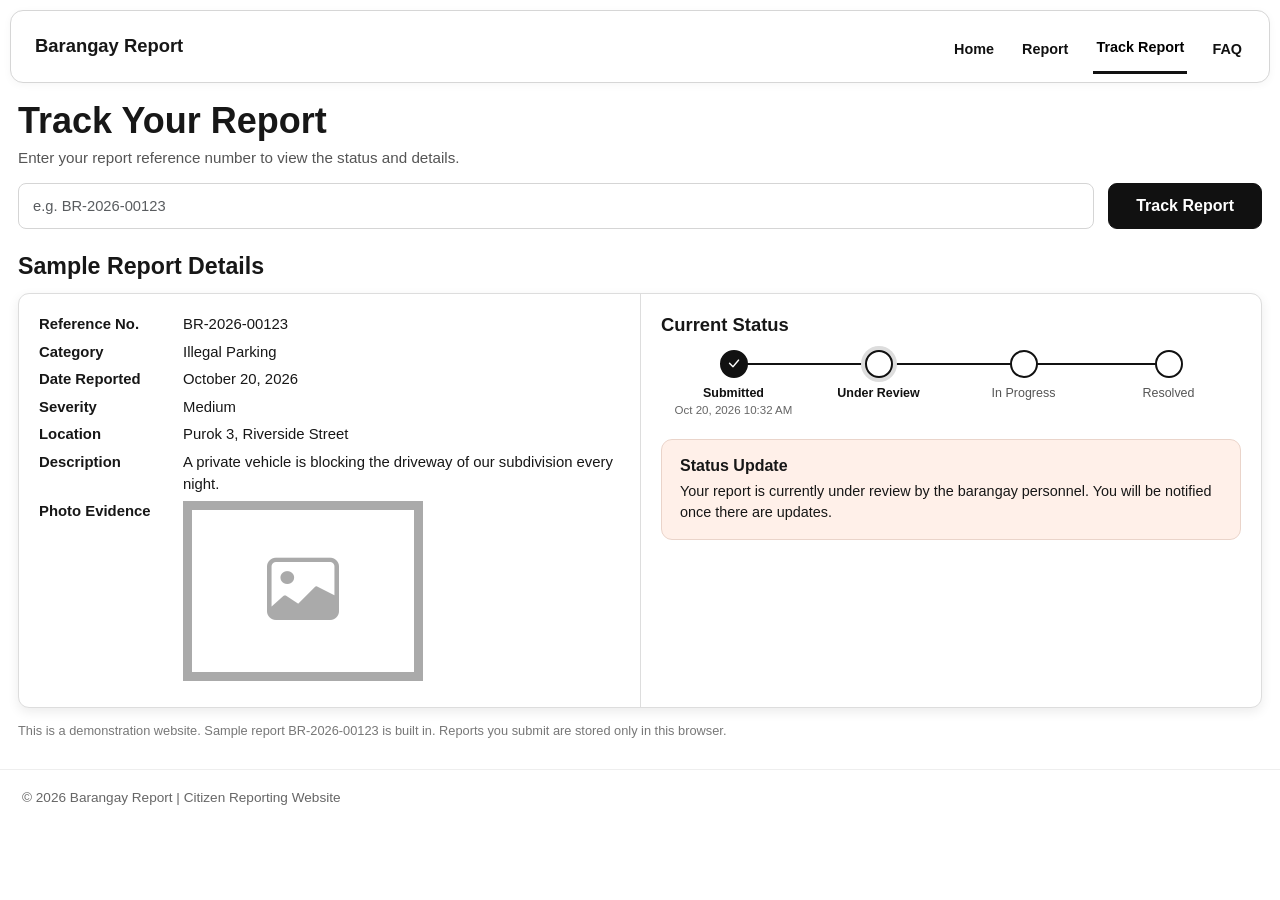
<file: Citizen Reporting Website/track.html>
<!DOCTYPE html>
<html lang="en">
<head>
    <meta charset="UTF-8">
    <meta name="viewport" content="width=device-width, initial-scale=1.0">
    <title>Barangay Report | Track Report</title>

    <link href="https://cdn.jsdelivr.net/npm/bootstrap@5.3.3/dist/css/bootstrap.min.css" rel="stylesheet">
    <link href="https://cdn.jsdelivr.net/npm/bootstrap-icons@1.11.3/font/bootstrap-icons.min.css" rel="stylesheet">

    <style>
        :root {
            --ink: #171717;
            --muted: #555;
            --border: #d5d5d5;
            --soft: #f7f7f7;
            --peach: #fff0e9;
        }

        * { box-sizing: border-box; }

        body {
            margin: 0;
            font-family: Arial, Helvetica, sans-serif;
            color: var(--ink);
            background: #fff;
            line-height: 1.45;
        }

        /* Navigation (same as home page) */
        .site-header {
            background: #fff;
            border: 1px solid #d6d6d6;
            border-radius: 13px;
            margin: 10px 10px 0;
            min-height: 58px;
            box-shadow: 0 2px 8px rgba(0,0,0,.04);
        }
        .navbar-brand { font-weight: 700; font-size: 1.15rem; color: var(--ink); }
        .navbar-brand:hover { color: var(--ink); }
        .navbar-nav { gap: 22px; }
        .nav-link {
            color: #111;
            font-weight: 600;
            font-size: .9rem;
            padding: 18px 3px 13px !important;
        }
        .nav-link.active { border-bottom: 3px solid #111; }

        /* Heading */
        .page-heading { margin: 18px 10px 0; }
        .page-title { font-size: clamp(1.65rem, 3vw, 2.25rem); font-weight: 800; line-height: 1.12; margin: 0 0 6px; }
        .page-subtitle { font-size: .95rem; margin: 0 0 14px; color: var(--muted); }

        .track-wrap { margin: 0 10px 28px; }

        /* Search */
        .search-row { display: flex; gap: 14px; }
        .search-row .form-control {
            border: 1px solid var(--border);
            border-radius: 8px;
            padding: 11px 14px;
            font-size: .92rem;
        }
        .search-row .form-control:focus {
            border-color: #111;
            box-shadow: 0 0 0 .2rem rgba(17,17,17,.12);
        }
        .btn-report {
            background: #111;
            color: #fff;
            border: 1px solid #111;
            border-radius: 9px;
            padding: 10px 27px;
            font-weight: 700;
            white-space: nowrap;
        }
        .btn-report:hover, .btn-report:focus { background: #333; color: #fff; }

        .btn-outline-dark-custom {
            background: #fff;
            color: #111;
            border: 1px solid #111;
            border-radius: 9px;
            padding: 10px 22px;
            font-weight: 700;
        }
        .btn-outline-dark-custom:hover { background: #f1f1f1; color: #111; }

        .section-title { font-size: 1.45rem; font-weight: 800; margin: 0 0 12px; }

        .notice {
            border-radius: 9px;
            padding: 10px 14px;
            font-size: .9rem;
            background: #fdecea;
            border: 1px solid #f3c2bd;
            color: #8a1f17;
        }

        /* Report card */
        .report-card {
            border: 1px solid #ddd;
            border-radius: 11px;
            box-shadow: 0 4px 12px rgba(0,0,0,.08);
            background: #fff;
            overflow: hidden;
        }
        .report-left { padding: 20px; }
        .report-right { padding: 20px; border-left: 1px solid #ddd; }

        .detail-row {
            display: grid;
            grid-template-columns: 130px 1fr;
            gap: 4px 14px;
            margin-bottom: 6px;
            font-size: .93rem;
        }
        .detail-row dt { font-weight: 700; }
        .detail-row dd { margin: 0; word-break: break-word; }

        .photo-box {
            width: 100%;
            max-width: 240px;
            aspect-ratio: 4 / 3;
            border: 9px solid #aaa;
            background: #fff;
            color: #aaa;
            display: flex;
            flex-direction: column;
            align-items: center;
            justify-content: center;
            font-size: 4.5rem;
            text-align: center;
            overflow: hidden;
        }
        .photo-box small { font-size: .72rem; color: #777; padding: 0 6px; word-break: break-all; }

        .status-title { font-size: 1.15rem; font-weight: 800; margin: 0 0 14px; }

        /* Timeline: horizontal on desktop, vertical on mobile */
        .timeline { list-style: none; margin: 0 0 20px; padding: 0; display: flex; }
        .timeline li {
            position: relative;
            flex: 1;
            text-align: center;
            font-size: .78rem;
            color: #555;
        }
        .timeline .dot {
            width: 28px;
            height: 28px;
            margin: 0 auto 6px;
            border: 2px solid #111;
            border-radius: 50%;
            background: #fff;
            display: flex;
            align-items: center;
            justify-content: center;
            color: #fff;
            font-size: .95rem;
            position: relative;
            z-index: 1;
        }
        .timeline li::after {
            content: "";
            position: absolute;
            top: 13px;
            left: 50%;
            width: 100%;
            height: 2px;
            background: #111;
        }
        .timeline li:last-child::after { display: none; }
        .timeline li.done .dot { background: #111; }
        .timeline li.current .dot { box-shadow: 0 0 0 4px #ddd; }
        .timeline li.current .step-name, .timeline li.done .step-name { font-weight: 700; color: #111; }
        .step-time { display: block; font-size: .72rem; color: #666; }

        .status-update {
            background: var(--peach);
            border: 1px solid #ead4ca;
            border-radius: 11px;
            padding: 16px 18px;
        }
        .status-update h3 { font-size: 1rem; font-weight: 800; margin-bottom: 6px; }
        .status-update p { font-size: .9rem; margin: 0; }

        .demo-note { font-size: .8rem; color: #777; margin-top: 14px; }

        footer {
            padding: 18px 10px;
            border-top: 1px solid #eee;
            color: #666;
            font-size: .85rem;
        }

        @media (max-width: 767.98px) {
            .site-header { margin: 8px 8px 0; }
            .navbar { padding: 9px 12px; }
            .navbar-brand { font-size: 1.1rem; }
            .navbar-toggler { border: 0; padding: 2px; }
            .navbar-toggler:focus { box-shadow: none; }
            .page-heading { margin: 14px 8px 0; }
            .page-title { font-size: 1.45rem; }
            .page-subtitle { font-size: .88rem; margin-bottom: 10px; }
            .track-wrap { margin: 0 8px 20px; }
            .search-row { gap: 8px; }
            .search-row .btn-report { padding: 9px 14px; }
            .section-title { font-size: 1.15rem; }

            .report-left { padding: 14px 14px 6px; }
            .report-right { padding: 6px 14px 16px; border-left: 0; }
            .detail-row { grid-template-columns: 100px 1fr; font-size: .88rem; }
            .extra { display: none; }
            .report-card.expanded .extra { display: block; }
            .report-card.expanded .detail-row.extra { display: grid; }

            .timeline { flex-direction: column; margin-bottom: 14px; }
            .timeline li {
                display: flex;
                align-items: flex-start;
                gap: 12px;
                text-align: left;
                padding-bottom: 14px;
                font-size: .9rem;
            }
            .timeline .dot { margin: 0; flex: 0 0 28px; }
            .timeline li::after {
                top: 28px;
                left: 13px;
                width: 2px;
                height: calc(100% - 28px);
            }
            .timeline li > div { padding-top: 3px; }
            footer { padding: 14px 8px; }
        }
    </style>
</head>

<body>
    <!-- Navigation -->
    <nav class="navbar navbar-expand-lg site-header sticky-top">
        <div class="container-fluid px-3 px-md-4">
            <a class="navbar-brand" href="index.html">Barangay Report</a>

            <button class="navbar-toggler" type="button" data-bs-toggle="collapse"
                    data-bs-target="#navbarMenu" aria-controls="navbarMenu"
                    aria-expanded="false" aria-label="Toggle navigation">
                <i class="bi bi-list fs-2"></i>
            </button>

            <div class="collapse navbar-collapse" id="navbarMenu">
                <ul class="navbar-nav ms-auto align-items-lg-center">
                    <li class="nav-item"><a class="nav-link" href="index.html">Home</a></li>
                    <li class="nav-item"><a class="nav-link" href="report.html">Report</a></li>
                    <li class="nav-item"><a class="nav-link active" href="track.html" aria-current="page">Track Report</a></li>
                    <li class="nav-item"><a class="nav-link" href="faq.html">FAQ</a></li>
                </ul>
            </div>
        </div>
    </nav>

    <!-- Heading + search -->
    <section class="page-heading">
        <div class="container-fluid px-0 px-md-2">
            <h1 class="page-title">Track Your Report</h1>
            <p class="page-subtitle">Enter your report reference number to view the status and details.</p>

            <form id="track-form" class="search-row" novalidate>
                <label class="visually-hidden" for="ref-input">Report reference number</label>
                <input class="form-control" type="text" id="ref-input" name="ref"
                       placeholder="e.g. BR-2026-00123" autocomplete="off" required>
                <button class="btn btn-report" type="submit">Track Report</button>
            </form>
        </div>
    </section>

    <main class="track-wrap mt-4">
        <div class="container-fluid px-0 px-md-2">
            <p class="notice" id="notice" role="alert" hidden></p>

            <h2 class="section-title" id="details-heading">Sample Report Details</h2>

            <article class="report-card" id="report-card" aria-labelledby="details-heading">
                <div class="row g-0">
                    <!-- Details -->
                    <div class="col-12 col-md-6 report-left">
                        <dl class="detail-row"><dt>Reference No.</dt><dd id="d-ref"></dd></dl>
                        <dl class="detail-row"><dt>Category</dt><dd id="d-category"></dd></dl>
                        <dl class="detail-row"><dt>Date Reported</dt><dd id="d-date"></dd></dl>
                        <dl class="detail-row extra"><dt>Severity</dt><dd id="d-severity"></dd></dl>
                        <dl class="detail-row extra"><dt>Location</dt><dd id="d-location"></dd></dl>
                        <dl class="detail-row extra"><dt>Description</dt><dd id="d-description"></dd></dl>
                        <dl class="detail-row extra"><dt>Photo Evidence</dt>
                            <dd>
                                <div class="photo-box" id="d-photo" role="img" aria-label="Photo evidence placeholder">
                                    <i class="bi bi-image"></i>
                                    <small id="d-photo-name"></small>
                                </div>
                            </dd>
                        </dl>
                    </div>

                    <!-- Status -->
                    <div class="col-12 col-md-6 report-right">
                        <h3 class="status-title">Current Status</h3>
                        <ol class="timeline" id="timeline"></ol>

                        <div class="status-update">
                            <h3>Status Update</h3>
                            <p id="status-message"></p>
                        </div>
                    </div>
                </div>

                <!-- Mobile toggle -->
                <div class="d-md-none p-3 pt-0">
                    <button class="btn btn-outline-dark-custom w-100 d-flex justify-content-between align-items-center"
                            type="button" id="toggle-details" aria-expanded="false">
                        <span id="toggle-label">View Full Details</span>
                        <i class="bi bi-chevron-right" id="toggle-icon"></i>
                    </button>
                </div>
            </article>

            <p class="demo-note">This is a demonstration website. Sample report BR-2026-00123 is built in. Reports you submit are stored only in this browser.</p>
        </div>
    </main>

    <footer>
        <div class="container-fluid">
            <p class="mb-0">© 2026 Barangay Report | Citizen Reporting Website</p>
        </div>
    </footer>

    <script src="https://cdn.jsdelivr.net/npm/bootstrap@5.3.3/dist/js/bootstrap.bundle.min.js"></script>
    <script>
        (function () {
            const STEPS = ['Submitted', 'Under Review', 'In Progress', 'Resolved'];
            const MESSAGES = {
                'Submitted': 'Your report has been received. Barangay personnel will review it soon.',
                'Under Review': 'Your report is currently under review by the barangay personnel. You will be notified once there are updates.',
                'In Progress': 'Barangay personnel are working on your report. You will be notified once it is resolved.',
                'Resolved': 'Your report has been resolved. Thank you for helping keep our barangay safe, clean, and responsive.'
            };

            const SAMPLE = {
                reference: 'BR-2026-00123',
                category: 'Illegal Parking',
                severity: 'Medium',
                dateText: 'October 20, 2026',
                submittedText: 'Oct 20, 2026 10:32 AM',
                address: 'Purok 3, Riverside Street',
                landmark: '',
                description: 'A private vehicle is blocking the driveway of our subdivision every night.',
                photoName: '',
                status: 'Under Review'
            };

            const form = document.getElementById('track-form');
            const input = document.getElementById('ref-input');
            const notice = document.getElementById('notice');
            const card = document.getElementById('report-card');
            const heading = document.getElementById('details-heading');
            const timeline = document.getElementById('timeline');
            const toggle = document.getElementById('toggle-details');
            const toggleLabel = document.getElementById('toggle-label');
            const toggleIcon = document.getElementById('toggle-icon');

            function setText(id, text) { document.getElementById(id).textContent = text; }

            function fmtDate(iso) {
                const d = new Date(iso);
                if (isNaN(d)) return '';
                return d.toLocaleDateString('en-US', { year: 'numeric', month: 'long', day: 'numeric' });
            }

            function fmtStamp(iso) {
                const d = new Date(iso);
                if (isNaN(d)) return '';
                const date = d.toLocaleDateString('en-US', { month: 'short', day: 'numeric', year: 'numeric' });
                const time = d.toLocaleTimeString('en-US', { hour: 'numeric', minute: '2-digit' });
                return date + ' ' + time;
            }

            // Turn a report saved by report.html into the shape used for display
            function fromStored(r) {
                const location = r.landmark ? r.address + ' (near ' + r.landmark + ')' : r.address;
                return {
                    reference: r.reference,
                    category: r.category,
                    severity: r.severity,
                    dateText: r.dateReported ? fmtDate(r.dateReported + 'T00:00:00') : '',
                    submittedText: fmtStamp(r.submittedAt),
                    address: location,
                    description: r.description,
                    photoName: r.photoName || '',
                    status: STEPS.indexOf(r.status) >= 0 ? r.status : 'Submitted'
                };
            }

            function findReport(ref) {
                const key = ref.trim().toUpperCase();
                if (key === SAMPLE.reference) return { report: SAMPLE, sample: true };
                try {
                    const list = JSON.parse(localStorage.getItem('barangayReports') || '[]');
                    if (Array.isArray(list)) {
                        const hit = list.find(function (r) { return r && String(r.reference).toUpperCase() === key; });
                        if (hit) return { report: fromStored(hit), sample: false };
                    }
                } catch (err) { /* storage unavailable */ }
                return null;
            }

            function render(report, isSample) {
                heading.textContent = isSample ? 'Sample Report Details' : 'Report Details';
                setText('d-ref', report.reference);
                setText('d-category', report.category);
                setText('d-date', report.dateText);
                setText('d-severity', report.severity || '—');
                setText('d-location', report.address);
                setText('d-description', report.description);
                setText('d-photo-name', report.photoName);

                const current = STEPS.indexOf(report.status);
                timeline.textContent = '';
                STEPS.forEach(function (name, i) {
                    const li = document.createElement('li');
                    if (i < current || (i === current && name === 'Resolved')) li.className = 'done';
                    else if (i === current) li.className = 'current';
                    if (i === 0) li.className = 'done' + (current === 0 ? ' current' : '');

                    const dot = document.createElement('span');
                    dot.className = 'dot';
                    dot.setAttribute('aria-hidden', 'true');
                    if (li.classList.contains('done')) {
                        const check = document.createElement('i');
                        check.className = 'bi bi-check-lg';
                        dot.appendChild(check);
                    }

                    const label = document.createElement('div');
                    const nm = document.createElement('span');
                    nm.className = 'step-name';
                    nm.textContent = name;
                    label.appendChild(nm);
                    if (i === 0 && report.submittedText) {
                        const t = document.createElement('span');
                        t.className = 'step-time';
                        t.textContent = report.submittedText;
                        label.appendChild(t);
                    }

                    if (i === current) li.setAttribute('aria-current', 'step');
                    li.append(dot, label);
                    timeline.appendChild(li);
                });

                setText('status-message', MESSAGES[report.status]);
                card.hidden = false;
            }

            function setExpanded(open) {
                card.classList.toggle('expanded', open);
                toggle.setAttribute('aria-expanded', String(open));
                toggleLabel.textContent = open ? 'Hide Full Details' : 'View Full Details';
                toggleIcon.className = open ? 'bi bi-chevron-down' : 'bi bi-chevron-right';
            }

            toggle.addEventListener('click', function () {
                setExpanded(!card.classList.contains('expanded'));
            });

            function search(value) {
                notice.hidden = true;
                if (!value.trim()) {
                    notice.textContent = 'Please enter your report reference number.';
                    notice.hidden = false;
                    return;
                }
                const found = findReport(value);
                if (!found) {
                    card.hidden = true;
                    heading.textContent = 'Report Details';
                    notice.textContent = 'No report found for "' + value.trim() + '". Check the reference number and try again.';
                    notice.hidden = false;
                    return;
                }
                setExpanded(false);
                render(found.report, found.sample);
            }

            form.addEventListener('submit', function (e) {
                e.preventDefault();
                search(input.value);
            });

            // Show the sample by default, or the report from ?ref=
            const param = new URLSearchParams(window.location.search).get('ref');
            if (param) {
                input.value = param;
                search(param);
            } else {
                render(SAMPLE, true);
            }
        })();
    </script>
</body>
</html>
</file>
